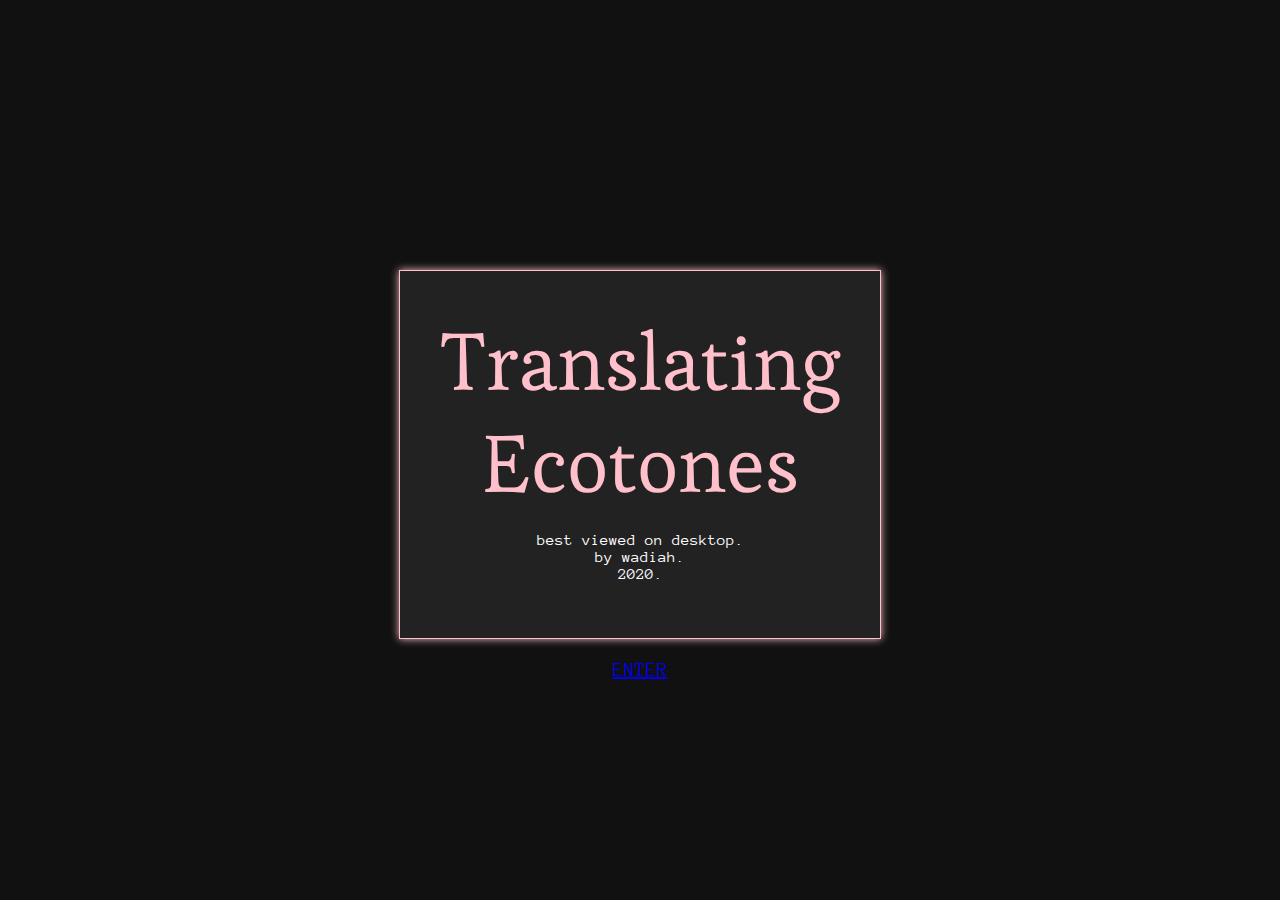
<file: index.html>
<!DOCTYPE html>
<html lang="en">
  <head>
    <meta charset="utf-8">
    <meta http-equiv="X-UA-Compatible" content="IE=edge">
    <meta name="viewport" content="width=device-width, initial-scale=1">

    <title>Translating Ecotones</title>

    <link rel="stylesheet" href="style.css">
    <link href="https://fonts.googleapis.com/css2?family=Esteban&display=swap" rel="stylesheet">

    <script type="text/javascript" src="https://ajax.googleapis.com/ajax/libs/jquery/3.5.1/jquery.min.js"></script>
      <!-- <script>

        </script> -->
  </head>

  <body class="title-pg">
    <div class="centerbox">
      <h1>Translating Ecotones</h1>
        <p>best viewed on desktop.
          <br>by wadiah.
          <br>2020.</p>
    </div>
    <p style="color: white; font-size: 20px">
      <a href="page-0.html">ENTER</a></p>
  </body>

  </html>
</file>
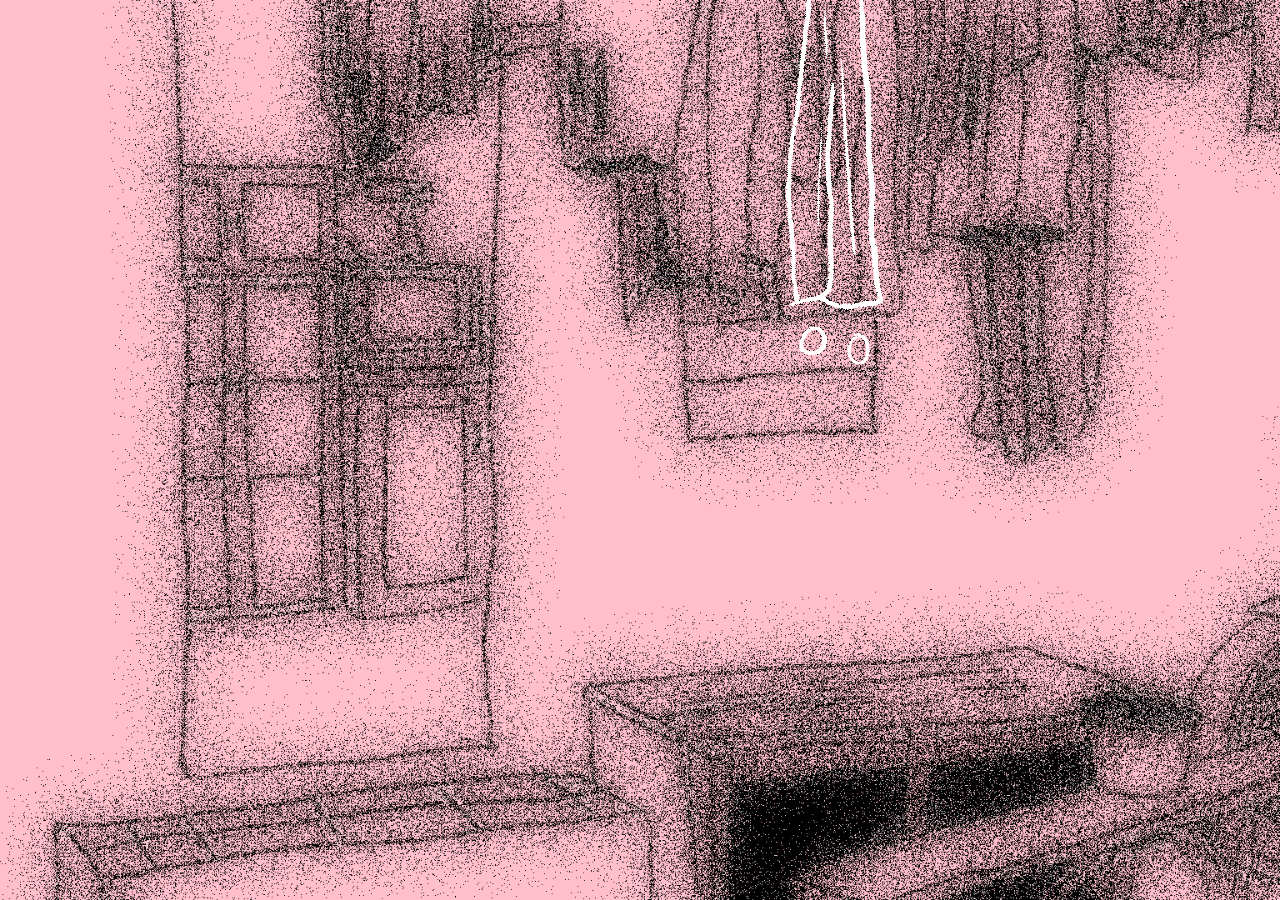
<file: page-0.html>
<!DOCTYPE html>
  <html lang="en">
    <head>
      <meta charset="utf-8">
      <meta http-equiv="X-UA-Compatible" content="IE=edge">
      <meta name="viewport" content="width=device-width, initial-scale=1">

      <title>Translating Ecotones</title>

      <link rel="stylesheet" href="style.css">

      <script type="text/javascript" src="https://ajax.googleapis.com/ajax/libs/jquery/3.5.1/jquery.min.js"></script>
    </head>

  <body class="page-four">
  <a href="page-2.html"><img id="drip" src="fg/drip.gif"></a>


  </body>
  </html>
</file>
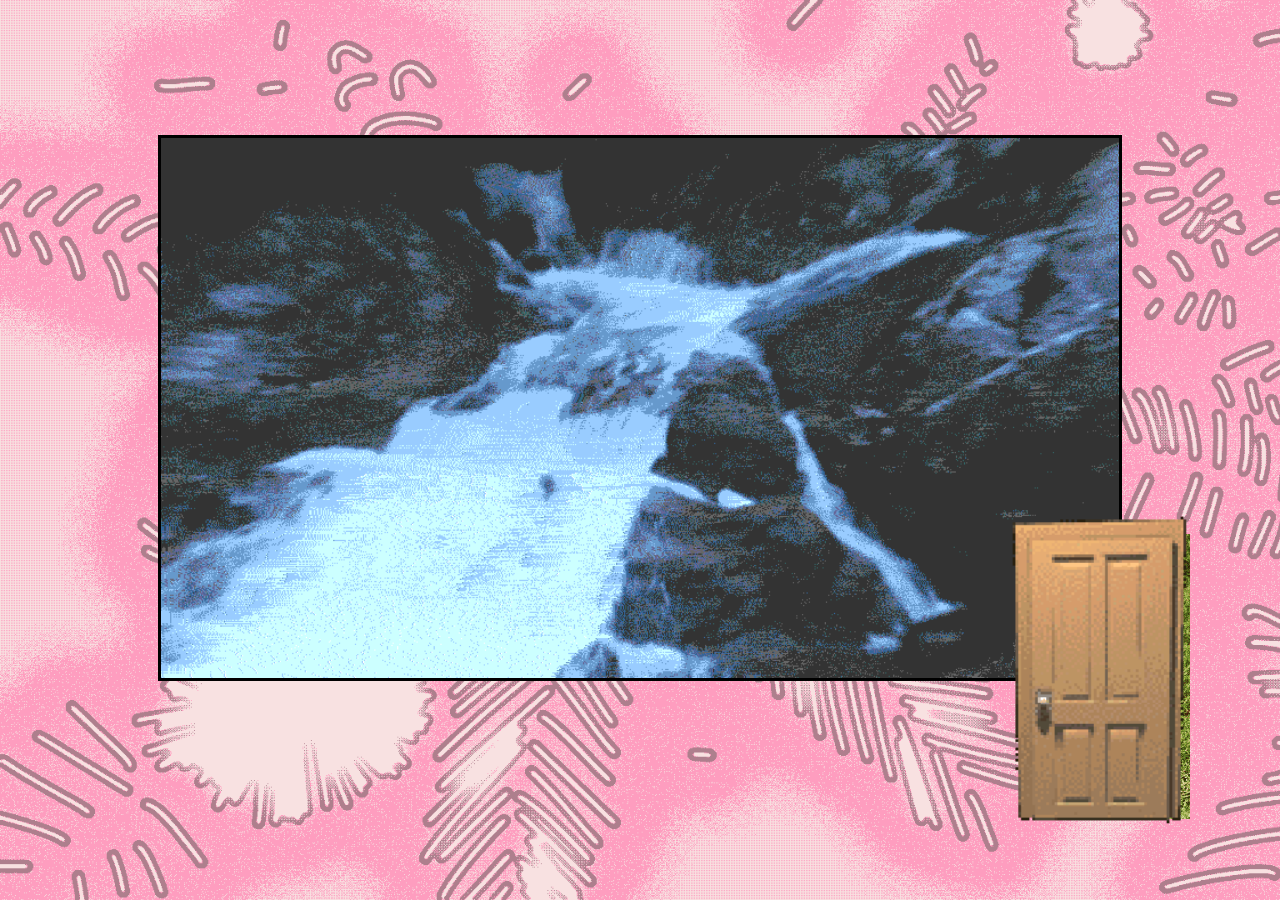
<file: page-2.html>
<!DOCTYPE html>
<html lang="en">
  <head>
    <meta charset="utf-8">
    <meta http-equiv="X-UA-Compatible" content="IE=edge">
    <meta name="viewport" content="width=device-width, initial-scale=1">

    <title>Around the Water</title>

    <link rel="stylesheet" href="style.css">

    <script type="text/javascript" src="https://ajax.googleapis.com/ajax/libs/jquery/3.5.1/jquery.min.js"></script>
      <script>
          $(document).ready(function() {
              $("#gif").hover(
                  function() {
                      $(this).attr("src", "fg/door.gif");
                  },
                  function() {
                      $(this).attr("src", "stills/door.png");
                  }
              );
          });

        </script>
  </head>

<body class="page-one">
<!-- PAGE 1 -->
  <!-- <h1>BETWEEN ECOTONES THERE IS ALWAYS A BODY OF WATER</h1> -->
  <center>
      <img id="waterfall" src="bg/waterfall.gif">
    </center>

  <img id="legs" src="fg/deerbut.gif">
  <a id="door" href="page-3.html"><img id="gif" src="stills/door.png" height="350px"></a>


</body>
</html>
</file>
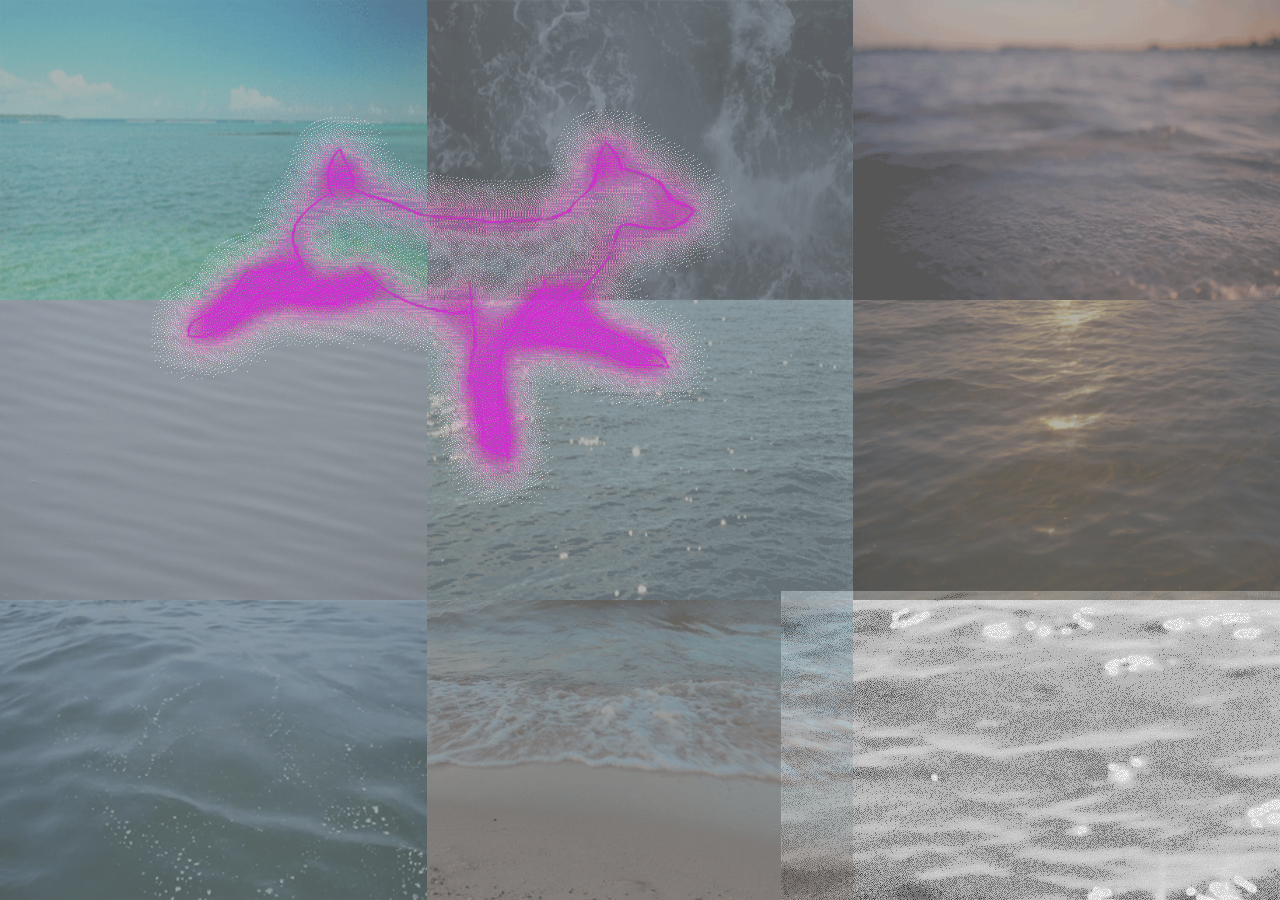
<file: page-5.html>
<!DOCTYPE html>
<html lang="en">
  <head>
    <meta charset="utf-8">
    <meta http-equiv="X-UA-Compatible" content="IE=edge">
    <meta name="viewport" content="width=device-width, initial-scale=1">

    <title>Deer is Here Too</title>

    <link rel="stylesheet" href="style.css">

    <script type="text/javascript" src="https://ajax.googleapis.com/ajax/libs/jquery/3.5.1/jquery.min.js"></script>
      <!-- <script>

        </script> -->
  </head>

<body class="page-five">

      <img id="rundeer" src="fg/deer-run.gif">
       <a href="page-6.html">
          <img id="gray-water" src="water/water8.gif">
        </a>
  <div class="row">
   <div class="column" >
     <img src="water/water1.gif">
     <img src="water/water0.gif">
     <img src="water/water2.gif">
   </div>
   <div class="column">
     <img src="water/water3.gif">
     <img src="water/water4.gif">
     <img src="water/water5.gif">
     </div>
    <div class="column">
      <img src="water/water6.gif">
      <img src="water/water7.gif">

      </div>
 </div>


</body>
</html>
</file>
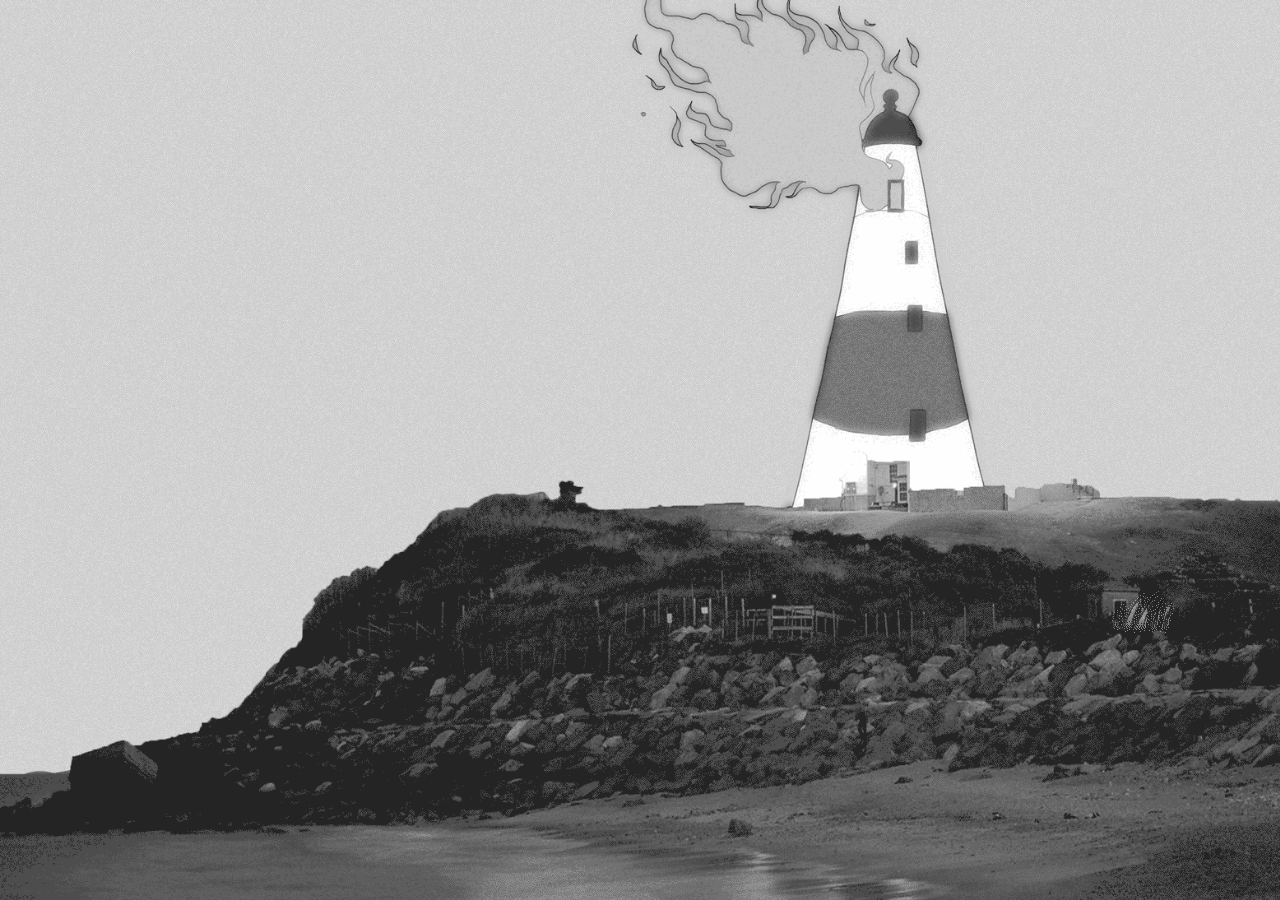
<file: page-6.html>
<!DOCTYPE html>
<html lang="en">
  <head>
    <meta charset="utf-8">
    <meta http-equiv="X-UA-Compatible" content="IE=edge">
    <meta name="viewport" content="width=device-width, initial-scale=1">

    <title>Light</title>

    <link rel="stylesheet" href="style.css">

    <script type="text/javascript" src="https://ajax.googleapis.com/ajax/libs/jquery/3.5.1/jquery.min.js"></script>
</head>

<body class="lighthouse">
  <a href="page-7.html">
    <img id="tinygrass" src="fg/tinygrass.gif"></a>
    <!-- <img id="lighthouse-bottom" src="fg/lighthousebottom.gif"> -->

  </body>
  </html>
</file>
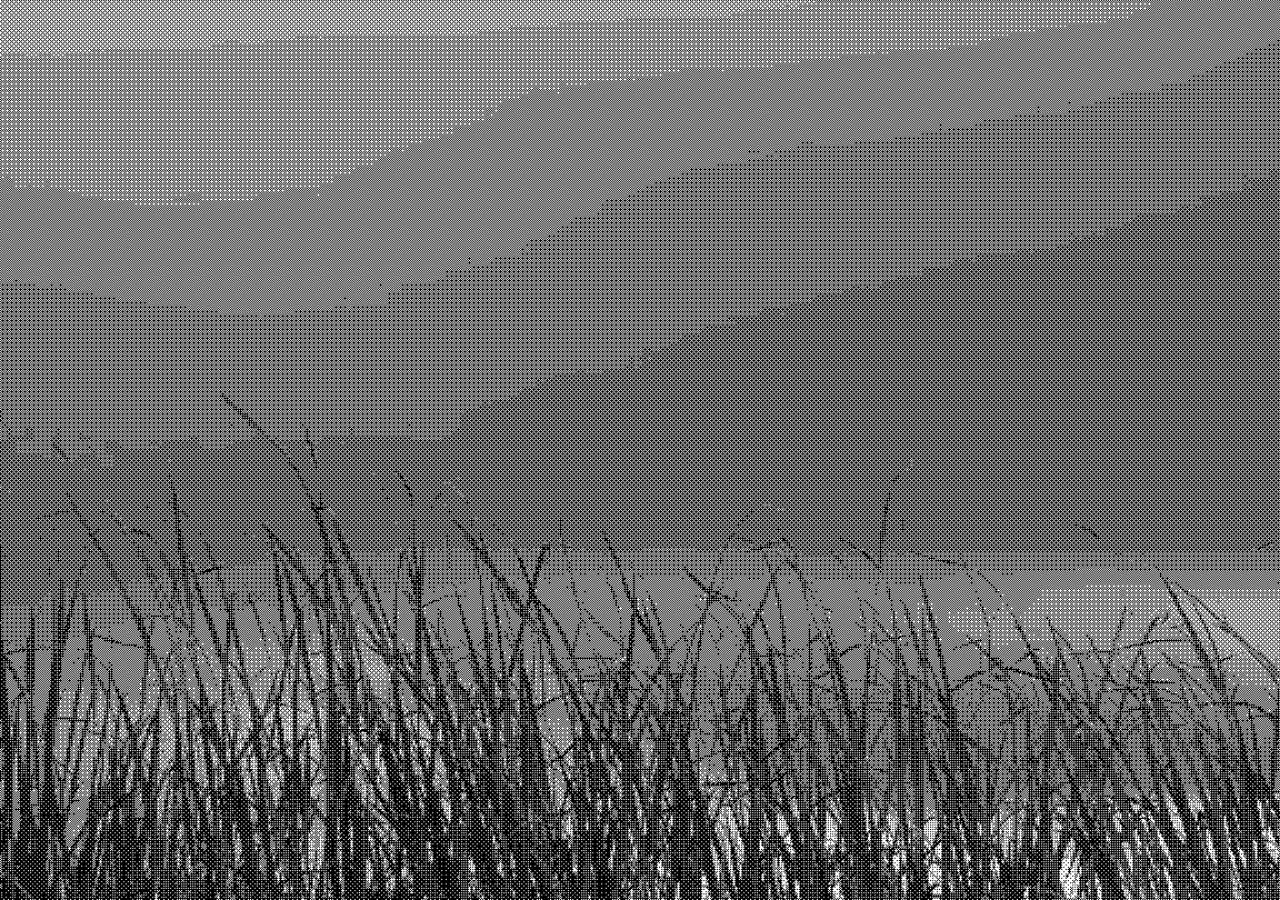
<file: page-7.html>
<!DOCTYPE html>
  <html lang="en">
    <head>
      <meta charset="utf-8">
      <meta http-equiv="X-UA-Compatible" content="IE=edge">
      <meta name="viewport" content="width=device-width, initial-scale=1">

      <title>This Way</title>

      <link rel="stylesheet" href="style.css">
      <script type="text/javascript" src="https://ajax.googleapis.com/ajax/libs/jquery/3.5.1/jquery.min.js"></script>
      <script>
        $(document).ready(function(){
          $("#deerstand").click(function(){
            $("#deerstand").css("display", "none");
            $("#runaway").css("display", "block");
          });
        });
        </script>
    </head>

<body class="grass-deer">
  <img id="deerstand" src="fg/deerstand.gif">
  <a href="page-8.html"><img id="runaway" src="fg/runaway.gif"></a>
</body>
</html>
</file>
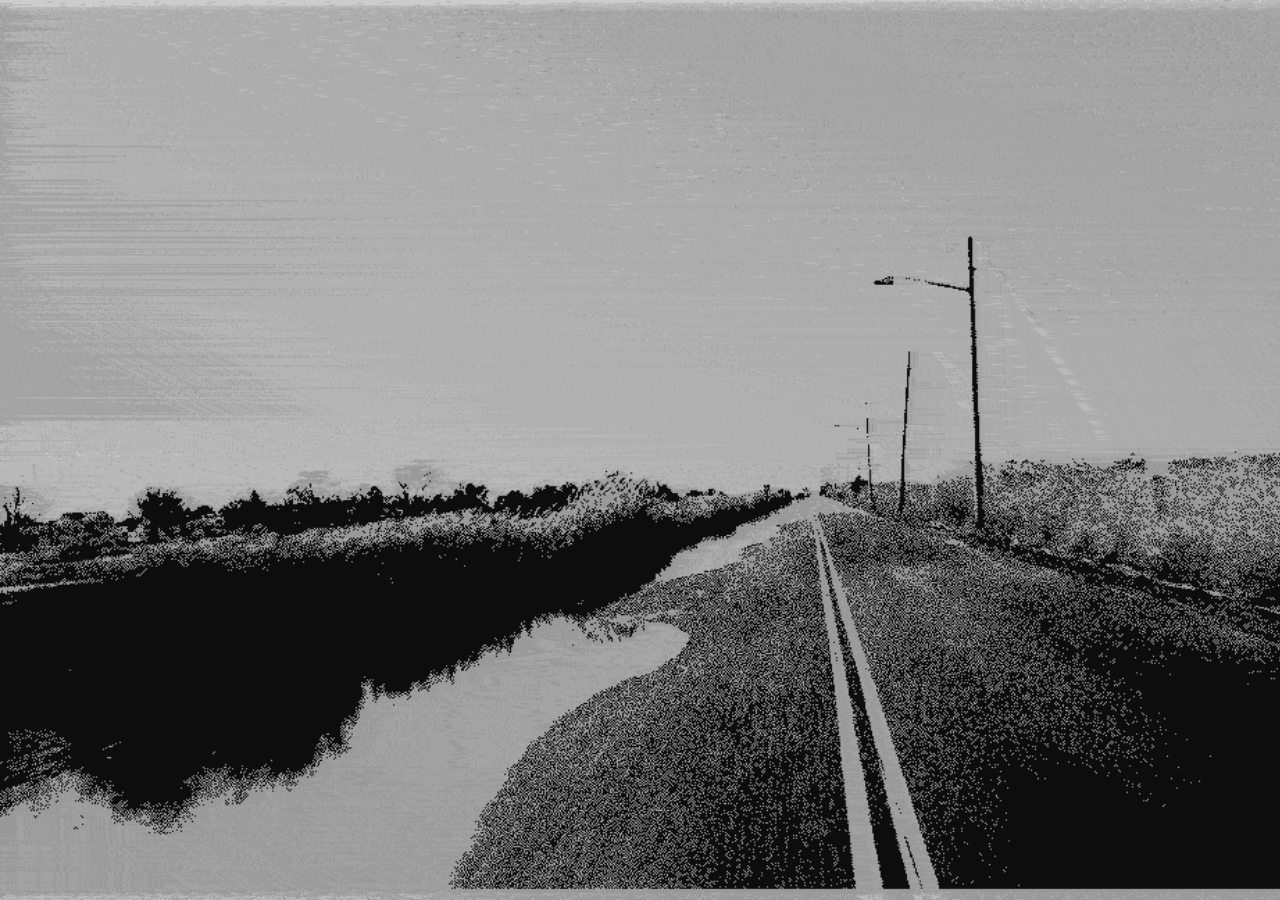
<file: page-8.html>
<!DOCTYPE html>
<html lang="en">
  <head>
    <meta charset="utf-8">
    <meta http-equiv="X-UA-Compatible" content="IE=edge">
    <meta name="viewport" content="width=device-width, initial-scale=1">

    <title>Going, Going</title>

    <link rel="stylesheet" href="style.css">

    <script type="text/javascript" src="https://ajax.googleapis.com/ajax/libs/jquery/3.5.1/jquery.min.js"></script>
</head>

<body class="road">
      <!-- <p id="last-text"> -->
        <!-- An ecotone is a transition area between two biological communities, where two communities meet and integrate.
        Deer are an ecotone species.  -->
        <!-- area, grey<br>
        meeting deer<br>
        observe from above<br>
        your orange wings<br>
        span over <br>
        <p>
          wading, fresh, warning, boat, robert moses, banana split<br>
          common grass<br>
          closed water<br>
          wait again<br>
          when the water is clear

         </p> -->

</body>
</html>
</file>
<file: style.css>
/************ WORLD **************/
html {
  cursor: url('https://cur.cursors-4u.net/nature/nat-2/nat112.cur'), auto !important;
}

@font-face {
  font-family: 'AnonymousPro';
  src: url('fonts/AnonymousPro-Regular.ttf')
}

body {
  font-family: 'AnonymousPro';
  margin: 0;
  padding: 0;
}

.center {
  display: block;
  margin: auto;
}

/************ PUTRI MALU **************/

.page-one {
  background-image: url('bg/putrimalu4.gif');
  background-size: cover;
  height: 100vh;
  /* padding: 0; */
  /* margin-top: 15vh; */
}


#waterfall {
  margin-top: 15vh;
  border: 3px solid #000;
  height: 60vh;
  /* margin-top: 50%; */
}

#legs {
  position: absolute;
  bottom: 9%;
  right: 7%;
  height: 285px;
}

#door {
  position: absolute;
  bottom: 4%;
  right: 6%;
  /* z-index: 1; */
}

/************ DEER FLYING BUTTERFLY **************/

.page-two {
  background-image: url('bg/butterflies3.gif');
  background-size: cover;
  height: 100vh;
  padding: 0;
  margin: 0;
}

#butterfly-jump {
  position: fixed;
  right: 0;
  bottom: 0;
}

/************ SUNNY DAY **************/

.page-three {
  background-image: url('bg/sunnyday2.gif');
  background-size: cover;
  height: 100vh;
  margin-top: 15vh;
}

/************ CLOTHESLINE ENTRY **************/

.page-four {
  background-color: pink;
  background-image: url('bg/clothesline-in-front-of-house.gif');
  background-size: cover;
  background-repeat: no-repeat;
  height: 100vh;
}

#drip {
  top: 0;
  position: absolute;
}
/************ WATEER **************/

.page-five {
    background-color: gray;
}

/* Three image containers (use 25% for four, and 50% for two, etc) */
.column {
 float: left;
 width: 33.33%;
 opacity: 0.4;
 line-height: 0px;
}

.column img {
  /* width: 100%; */
  width: 100%;
  height: 33.33vh;
}

/* Clear floats after image containers */
.row::after {
 content: "";
 clear: both;
 display: table;
}

#rundeer {
  position: absolute;
  width: 70%;
  z-index: 2;
}

#gray-water {
  position: fixed;
  /* z-index: 2; */
  bottom: 0;
  right: 0;
  line-height: 0;
  margin: 0 auto;
  padding: 0 auto;
}

/************ Title **************/
.title-pg {
  background-color: #111;
  text-align: center;
}

.title-pg h1 {
  margin: 0;
  color: pink;
  font-size: 5em;
  font-family: 'Esteban', serif;
  font-weight: normal;
}

.centerbox {
  padding: 40px;
  /* margin: auto; */
  margin-top: 30vh;
  margin-left: auto;
  margin-right: auto;
  background-color: #222;
  width: 400px;

  border: 1px solid pink;
  box-shadow: 0 0 8px pink;

}

.centerbox p {
  color: white;
}

/************ LIGHTHOUSE **************/
.lighthouse {
  background-image: url('bg/lighthouse.gif');
  background-size: cover;
  height: 100vh;
  margin: 0 auto;
  /* padding: 0; */
}

/* #lighthouse-bottom {
  position: absolute;
} */

#tinygrass {
  position: absolute;
  opacity: 0.5;
  bottom: 28vh;
  right: 10vh;
}

/************ GRASS**************/
.grass-deer {
  background-image: url('bg/grass.gif');
  background-repeat: no-repeat;
  background-size: cover;
  height: 100vh;
  overflow: hidden;
}

#deerstand {
  display: block;
  position: absolute;
  height: 50vh;
  bottom: 15vh;
  right: 20vh;
  opacity: 0;
  transition: 2s;
}

#deerstand:hover {
  opacity: 1;
}

#runaway {
  display: none;
  position: absolute;
  height: 140vh;
  bottom: 3vh;
  right: -27vh;
  z-index: 1;
  overflow: hidden;
}

#runaway:hover {
  opacity: 0.2;
  transition: 6s;
}

/************ ROAD**************/

.road {
  background-image: url('bg/li-rd2.gif');
  background-repeat: no-repeat;
  background-size: cover;
  height: 100vh;
  overflow: hidden;

}
</file>
